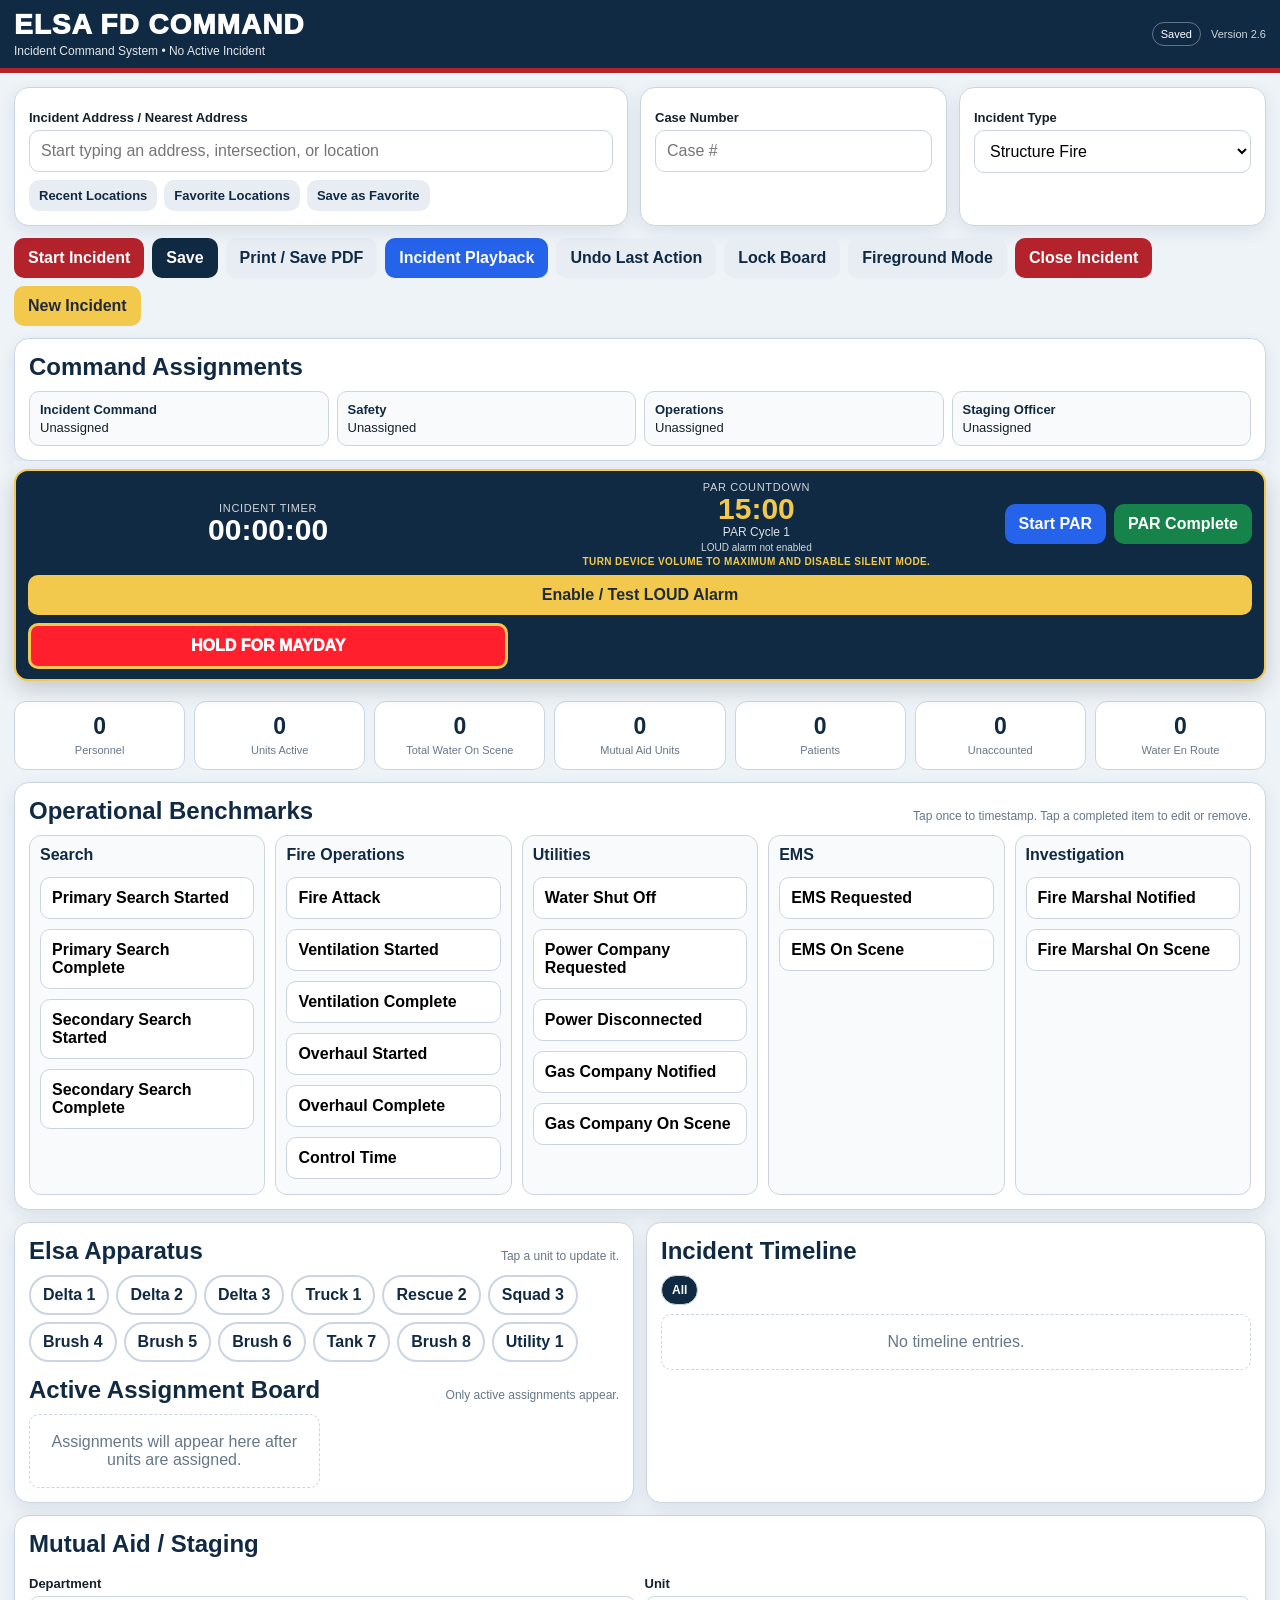
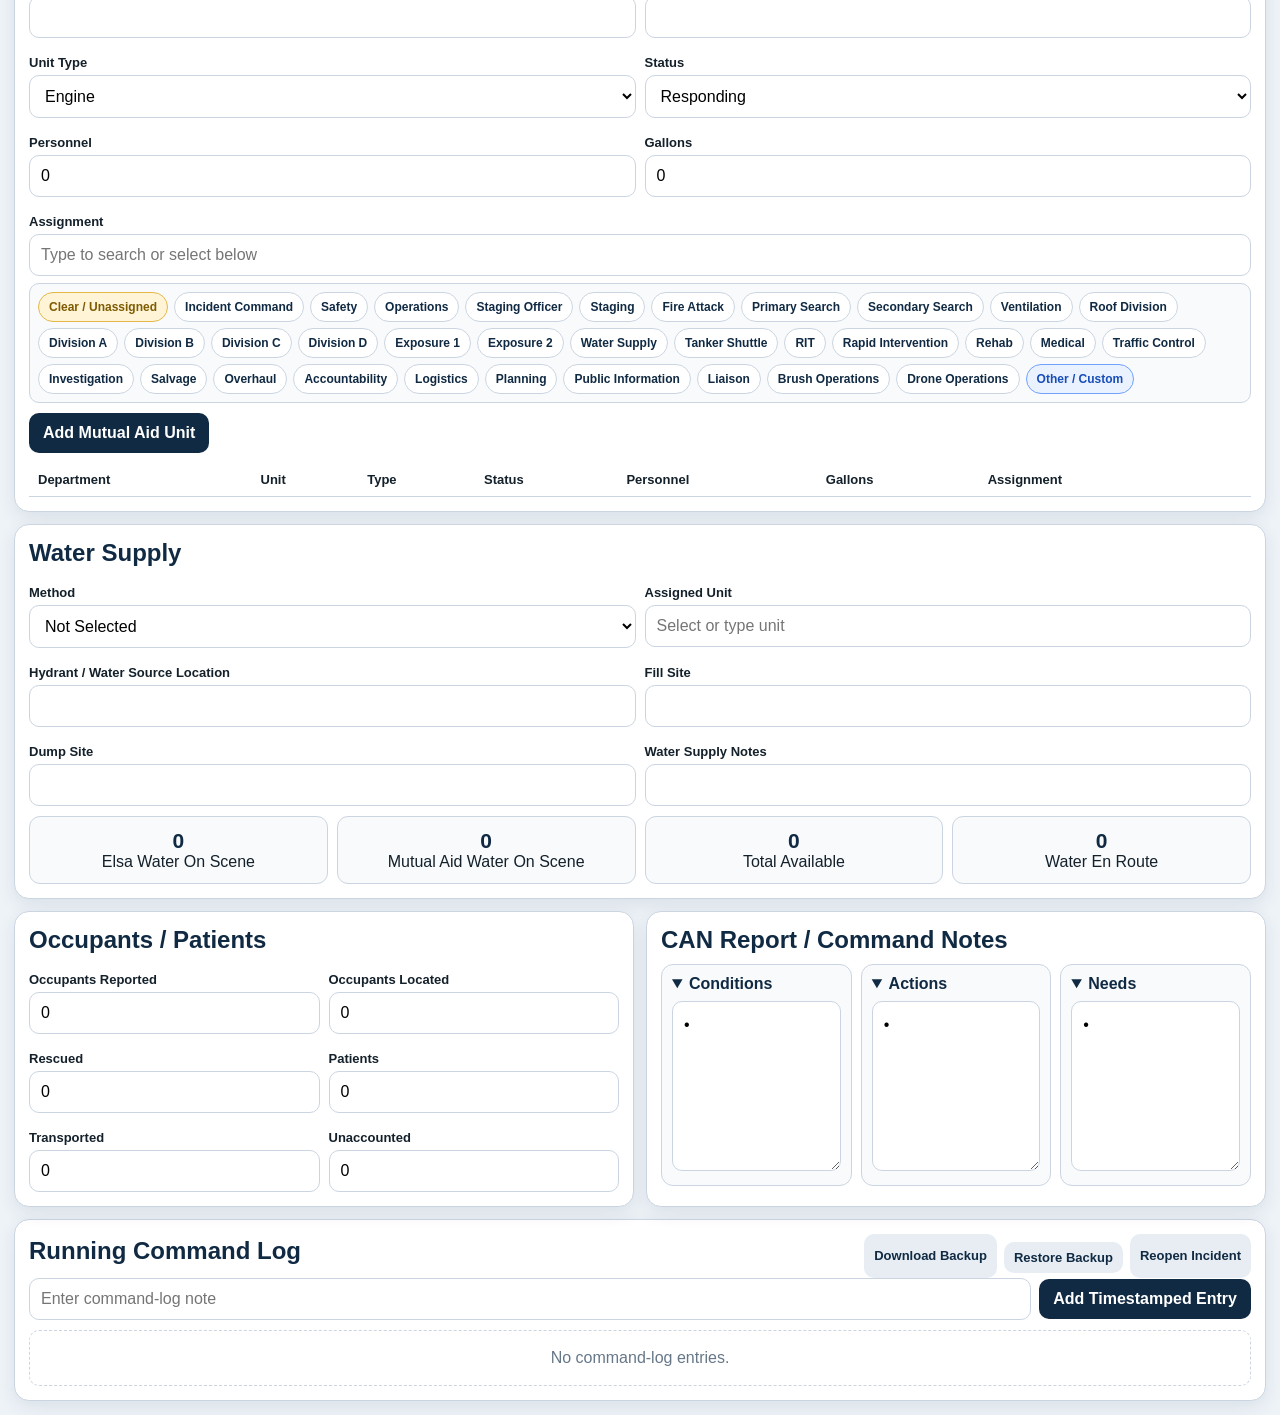
<file: index.html>
<!doctype html>
<html lang="en">
<head>
<meta charset="utf-8">
<meta name="viewport" content="width=device-width,initial-scale=1,viewport-fit=cover">
<meta name="theme-color" content="#102a43">
<meta name="apple-mobile-web-app-capable" content="yes">
<meta name="apple-mobile-web-app-title" content="EFD Command">
<title>Elsa FD Command — Version 2.6</title>
<link rel="stylesheet" href="styles.css?v=260">
</head>
<body>
<header>
  <div class="brand"><div><h1>ELSA FD COMMAND</h1><p id="headerSubtitle">Incident Command System • No Active Incident</p></div></div>
  <div class="header-tools"><span id="saveStatus" class="save-status">Saved</span><div class="version">Version 2.6</div></div>
</header>

<main class="shell">
  <section class="grid top-grid">
    <article class="card smart-address-card">
      <label>Incident Address / Nearest Address</label>
      <input id="address" autocomplete="off" placeholder="Start typing an address, intersection, or location">
      <div id="addressSuggestions" class="address-suggestions hidden"></div>
      <div class="address-tools">
        <button class="btn light small" id="showRecentBtn" type="button">Recent Locations</button>
        <button class="btn light small" id="showFavoritesBtn" type="button">Favorite Locations</button>
        <button class="btn light small" id="saveFavoriteBtn" type="button">Save as Favorite</button>
      </div>
    </article>
    <article class="card"><label>Case Number</label><input id="caseNo" placeholder="Case #"></article>
    <article class="card">
      <label>Incident Type</label>
      <select id="incidentType"><option>Structure Fire</option><option>Brush/Wildland Fire</option><option>MVC</option><option>HazMat</option><option>Search & Rescue</option><option>Other</option></select>
      <input id="otherIncidentType" class="hidden" placeholder="Enter incident type" style="margin-top:8px">
    </article>
  </section>

  <div class="action-bar">
    <button class="btn danger" id="startIncidentBtn">Start Incident</button>
    <button class="btn primary" id="saveBtn">Save</button>
    <button class="btn light" onclick="window.print()">Print / Save PDF</button><button class="btn blue" id="playbackBtn">Incident Playback</button>
    <button class="btn light" id="undoBtn" disabled>Undo Last Action</button>
    <button class="btn light" id="commandLockBtn">Lock Board</button>
    <button class="btn light" id="firegroundModeBtn">Fireground Mode</button>
    <button class="btn danger" id="closeIncidentBtn">Close Incident</button>
    <button class="btn gold" id="newIncidentBtn">New Incident</button>
  </div>

  <section class="card">
    <h2>Command Assignments</h2>
    <div id="commandAssignments" class="command-assignments"></div>
  </section>

  <div class="command-strip">
    <div class="command-strip-inner">
      <div class="timer-block"><small>Incident Timer</small><div class="timer" id="incidentTimer">00:00:00</div></div>
      <div class="timer-block"><small>PAR Countdown</small><div class="timer par-timer" id="parTimer">15:00</div><div class="par-cycle" id="parCycle">PAR Cycle 1</div><div class="par-audio-status" id="parAudioStatus">LOUD alarm not enabled</div><div class="par-volume-note">Turn device volume to maximum and disable Silent Mode.</div></div>
      <button class="btn blue" id="startParBtn">Start PAR</button>
      <button class="btn green" id="completeParBtn">PAR Complete</button>
      <button class="btn gold par-test-btn" id="testParAlarmBtn">Enable / Test LOUD Alarm</button>
      <button class="btn mayday-btn" id="maydayHoldBtn">HOLD FOR MAYDAY</button>
    </div>
  </div>
  <section id="maydayBanner" class="mayday-banner hidden"><div><b>ACTIVE MAYDAY</b><span id="maydaySummary">Awaiting LUNAR information</span></div><div class="mayday-banner-timer" id="maydayTimer">00:00</div><button class="btn light small" id="openMaydayPanelBtn">Open Mayday Panel</button></section>
  <section id="criticalAlertsPanel" class="critical-alerts hidden"><h3>Critical Alerts</h3><div id="criticalAlertsList"></div></section>

  <section class="stats">
    <div class="stat"><b id="mPersonnel">0</b><span>Personnel</span></div>
    <div class="stat"><b id="mUnits">0</b><span>Units Active</span></div>
    <div class="stat"><b id="mWater">0</b><span>Total Water On Scene</span></div>
    <div class="stat"><b id="mMutual">0</b><span>Mutual Aid Units</span></div>
    <div class="stat"><b id="mPatients">0</b><span>Patients</span></div>
    <div class="stat"><b id="mMissing">0</b><span>Unaccounted</span></div>
    <div class="stat"><b id="mWaterEnroute">0</b><span>Water En Route</span></div>
  </section>

  <section class="card">
    <div class="section-heading"><h2>Operational Benchmarks</h2><span class="muted">Tap once to timestamp. Tap a completed item to edit or remove.</span></div>
    <div id="benchmarkGroups" class="benchmark-groups"></div>
  </section>

  <section class="grid two" style="margin-top:12px">
    <article class="card"><div class="section-heading"><h2>Elsa Apparatus</h2><span class="muted">Tap a unit to update it.</span></div><div id="units" class="compact-unit-list"></div><div class="section-heading" style="margin-top:14px"><h2>Active Assignment Board</h2><span class="muted">Only active assignments appear.</span></div><div id="dynamicAssignmentBoard" class="dynamic-assignment-board"></div></article>
    <article class="card"><h2>Incident Timeline</h2>
      <div id="timelineFilters" class="timeline-filters"></div>
      <div id="timeline" class="timeline"></div>
    </article>
  </section>
<section class="card" style="margin-top:12px">
    <h2>Mutual Aid / Staging</h2>
    <div class="form-grid">
      <div><label>Department</label><input id="maDept"></div>
      <div><label>Unit</label><input id="maUnit"></div>
      <div><label>Unit Type</label><select id="maType"><option>Engine</option><option>Truck</option><option>Rescue</option><option>Squad</option><option>Brush</option><option>Tanker</option><option>Command</option><option>Utility</option><option>Ambulance</option><option>Other</option></select></div>
      <div><label>Status</label><select id="maStatus"><option>Responding</option><option>On Scene</option><option>Staged</option><option>Released</option></select></div>
      <div><label>Personnel</label><input id="maPersonnel" type="number" min="0" value="0"></div>
      <div><label>Gallons</label><input id="maGallons" type="number" min="0" value="0"></div>
      <div style="grid-column:1/-1">
      <label>Assignment</label>
      <input id="maAssignment" autocomplete="off" placeholder="Type to search or select below">
      <div id="maAssignmentOptions" class="assignment-picker"></div>
    </div>
    </div>
    <button class="btn primary" id="addMaBtn" style="margin-top:10px">Add Mutual Aid Unit</button>
    <div class="table-wrap" style="margin-top:10px"><table><thead><tr><th>Department</th><th>Unit</th><th>Type</th><th>Status</th><th>Personnel</th><th>Gallons</th><th>Assignment</th><th></th></tr></thead><tbody id="maBody"></tbody></table></div>
  </section>

  <section class="card" style="margin-top:12px">
    <h2>Water Supply</h2>
    <div class="form-grid">
      <div><label>Method</label><select id="waterMethod"><option value="">Not Selected</option><option>Hydrant</option><option>Tanker Shuttle</option></select></div>
      <div><label>Assigned Unit</label><input id="waterUnit" list="waterUnitList" placeholder="Select or type unit"></div>
      <div><label>Hydrant / Water Source Location</label><input id="hydrantLocation"></div>
      <div><label>Fill Site</label><input id="fillSite"></div>
      <div><label>Dump Site</label><input id="dumpSite"></div>
      <div><label>Water Supply Notes</label><input id="waterNotes"></div>
    </div>
    <div class="water-summary">
      <div class="water-box"><b id="elsaWater">0</b><span>Elsa Water On Scene</span></div>
      <div class="water-box"><b id="mutualWater">0</b><span>Mutual Aid Water On Scene</span></div>
      <div class="water-box"><b id="totalWater">0</b><span>Total Available</span></div>
      <div class="water-box"><b id="enrouteWater">0</b><span>Water En Route</span></div>
    </div>
  </section>

  <section class="grid two" style="margin-top:12px">
    <article class="card">
      <h2>Occupants / Patients</h2>
      <div class="form-grid">
        <div><label>Occupants Reported</label><input id="occReported" type="number" min="0" value="0"></div>
        <div><label>Occupants Located</label><input id="occLocated" type="number" min="0" value="0"></div>
        <div><label>Rescued</label><input id="rescued" type="number" min="0" value="0"></div>
        <div><label>Patients</label><input id="patients" type="number" min="0" value="0"></div>
        <div><label>Transported</label><input id="transported" type="number" min="0" value="0"></div>
        <div><label>Unaccounted</label><input id="unaccounted" type="number" min="0" value="0"></div>
      </div>
    </article>
    <article class="card">
      <h2>CAN Report / Command Notes</h2>
      <div class="can-grid">
        <details class="can-block" open><summary>Conditions</summary><textarea id="canConditions" class="bullet-area">• </textarea></details>
        <details class="can-block" open><summary>Actions</summary><textarea id="canActions" class="bullet-area">• </textarea></details>
        <details class="can-block" open><summary>Needs</summary><textarea id="canNeeds" class="bullet-area">• </textarea></details>
      </div>
    </article>
  </section>

  <section class="card" style="margin-top:12px"><div class="section-heading"><h2>Running Command Log</h2><div class="backup-actions"><button class="btn light small" id="downloadBackupBtn">Download Backup</button><label class="btn light small file-label">Restore Backup<input id="restoreBackupInput" type="file" accept=".json,application/json" hidden></label><button class="btn light small" id="reopenIncidentBtn">Reopen Incident</button></div></div>
    <div class="inline"><input id="logInput" placeholder="Enter command-log note"><button class="btn primary" id="addLogBtn">Add Timestamped Entry</button></div>
    <div id="commandLog"></div>
  </section>

  <datalist id="assignmentList"></datalist>
  <datalist id="waterUnitList"></datalist>
</main>



<div id="recoveryModal" class="modal hidden"><div class="modal-box"><h2>Unfinished Incident Found</h2><p>An active incident was saved on this device.</p><div class="modal-actions"><button class="btn light" id="discardRecoveryBtn">Start New Incident</button><button class="btn primary" id="resumeRecoveryBtn">Resume Incident</button></div></div></div>
<div id="maydayConfirmModal" class="modal hidden"><div class="modal-box"><h2>Declare MAYDAY?</h2><p class="mayday-confirm-text">This starts the Mayday timer and pauses the normal PAR alarm.</p><div class="modal-actions"><button class="btn light" id="cancelMaydayBtn">Cancel</button><button class="btn danger" id="confirmMaydayBtn">Declare MAYDAY</button></div></div></div>
<div id="maydayPanelModal" class="modal hidden"><div class="modal-box mayday-panel-box"><div class="section-heading"><h2>MAYDAY / RIT Operations</h2><button class="btn light small" id="closeMaydayPanelBtn">Close</button></div><div class="mayday-panel-timer" id="maydayPanelTimer">00:00</div><div class="form-grid"><div><label>Location</label><input id="maydayLocation"></div><div><label>Unit / Firefighter</label><input id="maydayUnitName"></div><div><label>Assignment</label><input id="maydayAssignment"></div><div><label>Resources Needed</label><input id="maydayResources"></div><div><label>Nature of Emergency</label><input id="maydayNature"></div><div><label>Radio Channel</label><input id="maydayChannel"></div><div><label>Air Remaining</label><input id="maydayAir"></div><div><label>RIT Assigned Unit</label><input id="maydayRitUnit" list="waterUnitList"></div></div><label>Rescue Progress Notes</label><textarea id="maydayNotes"></textarea><div class="mayday-actions"><button class="btn danger" data-mayday-action="RIT Assigned">RIT Assigned</button><button class="btn danger" data-mayday-action="RIT Deployed">RIT Deployed</button><button class="btn danger" data-mayday-action="Firefighter Located">Firefighter Located</button><button class="btn danger" data-mayday-action="Firefighter Removed">Firefighter Removed</button><button class="btn green" id="resolveMaydayBtn">Mayday Resolved</button></div><button class="btn primary full" id="saveMaydayInfoBtn">Save Mayday Information</button></div></div>

<div id="parAlertOverlay" class="par-alert-overlay hidden" role="alertdialog" aria-modal="true" aria-labelledby="parAlertTitle">
  <div class="par-alert-box">
    <div class="par-alert-icon">⚠️</div>
    <h2 id="parAlertTitle">PAR DUE</h2>
    <p>Conduct a Personnel Accountability Report now.</p>
    <button class="btn blue full" id="overlayStartParBtn">Start PAR</button>
  </div>
</div>

<div id="unitModal" class="modal hidden"><div class="modal-box">
  <h2 id="unitModalTitle">Unit</h2>
  <div class="form-grid">
    <div><label>Status</label><select id="unitStatus"><option>Not Responding</option><option>Responding</option><option>On Scene</option><option>Assigned</option><option>Staging</option><option>Rehab</option><option>Available</option><option>Released</option></select></div>
    <div><label>Personnel</label><input id="unitPersonnel" type="number" min="0"></div>
    <div style="grid-column:1/-1">
      <label>Assignment</label>
      <input id="unitAssignment" autocomplete="off" placeholder="Type to search or select below">
      <div id="unitAssignmentOptions" class="assignment-picker"></div>
    </div>
    <div><label>Water Capacity</label><input id="unitWater" type="number" min="0"></div>
    <div><label>PAR Status</label><select id="unitPar"><option>Pending</option><option>PAR Complete</option><option>No Contact</option></select></div>
  </div>
  <div class="modal-actions"><button class="btn light" id="cancelUnitBtn">Cancel</button><button class="btn primary" id="saveUnitBtn">Save Unit</button></div>
</div></div>

<div id="customAssignmentModal" class="modal hidden"><div class="modal-box">
  <h2>Custom Assignment</h2><label>Assignment</label><input id="customAssignmentInput">
  <div class="modal-actions"><button class="btn light" id="cancelCustomBtn">Cancel</button><button class="btn primary" id="saveCustomBtn">Save</button></div>
</div></div>

<div id="benchmarkModal" class="modal hidden"><div class="modal-box">
  <h2 id="benchmarkModalTitle">Benchmark</h2>
  <label>Time</label><input id="benchmarkTime" type="time" step="1">
  <label>Optional Note</label><textarea id="benchmarkNote" placeholder="Optional details, unit, person, company, etc."></textarea>
  <div class="modal-actions"><button class="btn danger" id="removeBenchmarkBtn">Remove</button><button class="btn light" id="cancelBenchmarkBtn">Cancel</button><button class="btn primary" id="saveBenchmarkBtn">Save</button></div>
</div></div>


<div id="fireAttackModal" class="modal hidden"><div class="modal-box">
  <h2>Fire Attack</h2>
  <label>Attack Mode</label>
  <select id="fireAttackMode"><option>Offensive Attack</option><option>Defensive Attack</option></select>
  <div class="modal-actions"><button class="btn light" id="cancelFireAttackBtn">Cancel</button><button class="btn primary" id="saveFireAttackBtn">Save and Timestamp</button></div>
</div></div>

<div id="emsModal" class="modal hidden"><div class="modal-box">
  <h2>EMS On Scene</h2>
  <label>Agency Name</label><input id="emsAgency" placeholder="Example: Skyline EMS">
  <label>Unit Number</label><input id="emsUnitNumber" placeholder="Example: Medic 5">
  <div class="modal-actions"><button class="btn light" id="cancelEmsBtn">Cancel</button><button class="btn primary" id="saveEmsBtn">Save and Timestamp</button></div>
</div></div>

<div id="mutualAidEditModal" class="modal hidden"><div class="modal-box">
  <h2 id="mutualAidEditTitle">Mutual Aid Unit</h2>
  <div class="form-grid">
    <div><label>Status</label><select id="editMaStatus"><option>Responding</option><option>On Scene</option><option>Staged</option><option>Released</option></select></div>
    <div><label>Personnel</label><input id="editMaPersonnel" type="number" min="0"></div>
    <div><label>Gallons</label><input id="editMaGallons" type="number" min="0"></div>
    <div style="grid-column:1/-1">
      <label>Assignment</label>
      <input id="editMaAssignment" autocomplete="off" placeholder="Type to search or select below">
      <div id="editMaAssignmentOptions" class="assignment-picker"></div>
    </div>
  </div>
  <div class="modal-actions"><button class="btn light" id="cancelMaEditBtn">Cancel</button><button class="btn primary" id="saveMaEditBtn">Save Unit</button></div>
</div></div>


<div id="playbackModal" class="modal hidden"><div class="modal-box playback-box">
  <div class="section-heading">
    <h2>Incident Playback</h2>
    <button class="btn light small" id="closePlaybackBtn">Close</button>
  </div>
  <div class="playback-summary">
    <div><b id="playbackElapsed">00:00:00</b><span>Elapsed</span></div>
    <div><b id="playbackPosition">0 / 0</b><span>Event</span></div>
    <div><b id="playbackSpeedLabel">1×</b><span>Speed</span></div>
  </div>
  <div class="playback-controls">
    <button class="btn light" id="playbackBeginningBtn">⏮ Beginning</button>
    <button class="btn light" id="playbackPrevBtn">◀ Previous</button>
    <button class="btn primary" id="playbackPlayBtn">▶ Play</button>
    <button class="btn light" id="playbackNextBtn">Next ▶</button>
    <button class="btn light" id="playbackEndBtn">End ⏭</button>
  </div>
  <div class="playback-speed">
    <label>Playback Speed</label>
    <select id="playbackSpeed"><option value="1">1×</option><option value="2">2×</option><option value="5">5×</option><option value="10">10×</option></select>
  </div>
  <div id="playbackCurrent" class="playback-current empty">No events recorded.</div>
  <div id="playbackEventList" class="playback-list"></div>
</div></div>

<div id="companyModal" class="modal hidden"><div class="modal-box">
  <h2>Power Company Requested</h2><label>Provider</label><select id="powerCompany"><option>AEP</option><option>MVEC</option></select>
  <div class="modal-actions"><button class="btn light" id="cancelCompanyBtn">Cancel</button><button class="btn primary" id="saveCompanyBtn">Save and Timestamp</button></div>
</div></div>

<div id="loadError" class="hidden" style="margin:14px;padding:16px;background:#ffe8ea;border:2px solid #b4232c;border-radius:12px">
<strong>The command board did not finish loading.</strong><br>
Refresh the page. If this message remains, verify that <code>app.js</code> and <code>styles.css</code> were uploaded beside <code>index.html</code>.
</div>
<script src="app.js?v=260" defer></script>
<script>
window.addEventListener("load", function () {
  setTimeout(function () {
    if (!window.EFD_APP_READY) {
      document.getElementById("loadError").classList.remove("hidden");
    }
  }, 1500);
});
</script>
</body>
</html>
</file>
<file: styles.css>
:root{
  --navy:#102a43;--navy2:#183b56;--red:#b4232c;--red2:#8e1821;
  --gold:#f2c94c;--bg:#eef3f8;--card:#fff;--line:#cbd5e1;
  --text:#14212b;--muted:#667788;--green:#16834b;--blue:#2563eb;
  --orange:#d97706;--shadow:0 6px 18px rgba(16,42,67,.09);
}
*{box-sizing:border-box}
html,body{margin:0;min-height:100%;font-family:-apple-system,BlinkMacSystemFont,"Segoe UI",Arial,sans-serif;background:var(--bg);color:var(--text)}
body{padding-bottom:env(safe-area-inset-bottom)}
button,input,select,textarea{font:inherit}
button{cursor:pointer}
.hidden{display:none!important}
header{
  position:sticky;top:0;z-index:60;background:var(--navy);color:#fff;
  border-bottom:5px solid var(--red);padding:10px max(14px,env(safe-area-inset-left));
  display:flex;align-items:center;justify-content:space-between;gap:12px
}
.brand{display:flex;align-items:center;gap:11px;min-width:0}
.brand h1{margin:0;font-size:28px;font-weight:950;letter-spacing:.035em;line-height:1.05}.brand p{margin:5px 0 0;font-size:12px;opacity:.88}
.version{font-size:11px;opacity:.8;white-space:nowrap}
.shell{width:min(1500px,100%);margin:auto;padding:14px}
.card{background:var(--card);border:1px solid var(--line);border-radius:15px;padding:14px;box-shadow:var(--shadow)}
.card h2,.card h3{margin:0 0 10px;color:var(--navy)}
.grid{display:grid;gap:12px}.top-grid{grid-template-columns:2fr 1fr 1fr}.two{grid-template-columns:1fr 1fr}.three{grid-template-columns:repeat(3,1fr)}
.form-grid{display:grid;grid-template-columns:repeat(2,1fr);gap:9px}
label{display:block;font-size:13px;font-weight:800;margin:8px 0 5px}
input,select,textarea{
  width:100%;border:1px solid var(--line);border-radius:10px;background:#fff;
  padding:11px;font-size:16px
}
textarea{min-height:130px;resize:vertical}
input:focus,select:focus,textarea:focus{outline:3px solid rgba(37,99,235,.15);border-color:var(--blue)}
.btn{border:0;border-radius:10px;padding:11px 14px;font-weight:800}
.btn.primary{background:var(--navy);color:#fff}.btn.danger{background:var(--red);color:#fff}
.btn.gold{background:var(--gold);color:#1f2937}.btn.light{background:#e7edf3;color:var(--navy)}
.btn.green{background:var(--green);color:#fff}.btn.blue{background:var(--blue);color:#fff}
.btn.small{padding:8px 10px;font-size:13px}.btn.full{width:100%;margin-top:10px}
.inline{display:flex;gap:8px;align-items:center}.inline>*:first-child{flex:1}
.muted{color:var(--muted);font-size:12px}
.action-bar{display:flex;flex-wrap:wrap;gap:8px;margin:12px 0}
.command-strip{
  position:sticky;top:83px;z-index:50;background:rgba(238,243,248,.96);
  backdrop-filter:blur(10px);padding:8px 0;margin:0 0 12px
}
.command-strip-inner{
  background:var(--navy);color:#fff;border:2px solid var(--gold);border-radius:14px;
  display:grid;grid-template-columns:1fr 1fr auto auto;gap:8px;align-items:center;padding:10px 12px;
  box-shadow:0 8px 22px rgba(0,0,0,.18)
}
.timer-block{text-align:center}.timer-block small{display:block;opacity:.8;font-size:11px;text-transform:uppercase;letter-spacing:.06em}
.timer{font-size:30px;font-weight:900;line-height:1.05;font-variant-numeric:tabular-nums}
.par-timer{color:var(--gold)}.par-due{color:#fff;background:var(--red);border-radius:9px;padding:4px 8px;animation:flash .8s infinite}
@keyframes flash{50%{opacity:.42;transform:scale(1.03)}}
.par-cycle{font-size:12px;text-align:center;opacity:.85}
.stats{display:grid;grid-template-columns:repeat(7,1fr);gap:9px;margin:12px 0}
.stat{background:#fff;border:1px solid var(--line);border-radius:12px;padding:11px;text-align:center}
.stat b{display:block;font-size:23px;color:var(--navy);font-variant-numeric:tabular-nums}.stat span{font-size:11px;color:var(--muted)}
.command-assignments{display:grid;grid-template-columns:repeat(4,1fr);gap:8px}
.assignment-summary{border:1px solid var(--line);border-radius:10px;padding:10px;background:#f8fafc;font-size:13px}
.assignment-summary b{display:block;color:var(--navy);margin-bottom:3px}
.section-heading{display:flex;justify-content:space-between;align-items:center;gap:10px}
.benchmark-groups{display:grid;grid-template-columns:repeat(5,1fr);gap:10px}
.benchmark-group{border:1px solid var(--line);border-radius:12px;padding:10px;background:#f8fafc}
.benchmark-group h4{margin:0 0 8px;color:var(--navy)}
.benchmark-btn{
  width:100%;border:1px solid var(--line);background:#fff;border-radius:10px;
  padding:11px;text-align:left;font-weight:800;margin:5px 0
}
.benchmark-btn.started{background:#eaf1ff;border-color:#70a1ff;color:#174db7}
.benchmark-btn.complete{background:#eaf7ef;border-color:#53ae77;color:#0f6a3b}
.benchmark-btn .stamp{display:block;font-size:11px;font-weight:500;color:var(--muted);margin-top:4px}
.units{display:grid;grid-template-columns:repeat(3,1fr);gap:9px}
.unit-card{border:2px solid #9ca3af;border-radius:13px;padding:11px;background:#f8fafc}
.unit-card h4{margin:0 0 4px}.unit-card p{font-size:13px;margin:3px 0}
.unit-card.Responding{border-color:#60a5fa;background:#eff6ff}.unit-card.OnScene,.unit-card.Assigned{border-color:#22c55e;background:#f0fdf4}
.unit-card.Staging{border-color:#eab308;background:#fefce8}.unit-card.Rehab{border-color:#f97316;background:#fff7ed}.unit-card.Released{opacity:.58}
.table-wrap{overflow:auto}table{width:100%;border-collapse:collapse;min-width:780px}th,td{border-bottom:1px solid var(--line);padding:9px;text-align:left;font-size:13px}
.water-summary{display:grid;grid-template-columns:repeat(4,1fr);gap:9px;margin-top:10px}
.water-box{border:1px solid var(--line);border-radius:11px;padding:12px;text-align:center;background:#f8fafc}
.water-box b{display:block;font-size:21px;color:var(--navy)}
.timeline-filters{display:flex;gap:7px;flex-wrap:wrap;margin-bottom:9px}.filter-btn{border:1px solid var(--line);background:#fff;border-radius:999px;padding:7px 10px;font-weight:750;font-size:12px}
.filter-btn.active{background:var(--navy);color:#fff}
.timeline{display:grid;gap:7px}.timeline-entry{border-left:4px solid var(--navy);background:#f8fafc;padding:9px 11px;border-radius:0 10px 10px 0}
.timeline-entry time{display:block;font-size:11px;color:var(--muted);margin-top:3px}.timeline-actions{float:right;display:flex;gap:4px}
.can-grid{display:grid;grid-template-columns:repeat(3,1fr);gap:9px}.can-block{border:1px solid var(--line);border-radius:12px;background:#f8fafc;padding:10px}
.can-block summary{font-weight:900;color:var(--navy);cursor:pointer;margin-bottom:8px}.bullet-area{min-height:170px;line-height:1.5}
.log-entry{display:grid;grid-template-columns:100px 1fr;gap:10px;border-bottom:1px solid var(--line);padding:8px 0;font-size:13px}
.modal{position:fixed;inset:0;z-index:100;background:rgba(3,18,31,.7);display:flex;align-items:center;justify-content:center;padding:18px}
.modal-box{width:min(570px,100%);max-height:92vh;overflow:auto;background:#fff;border-radius:16px;padding:18px}
.modal-box h2{margin:0 0 10px}.modal-actions{display:flex;gap:8px;justify-content:flex-end;margin-top:12px}
.search-results{border:1px solid var(--line);border-radius:10px;max-height:240px;overflow:auto;margin-top:7px;background:#fff}
.search-option{padding:10px;border-bottom:1px solid var(--line);cursor:pointer}.search-option:last-child{border-bottom:0}.search-option:hover{background:#eef3f8}
.empty{padding:18px;text-align:center;color:var(--muted);border:1px dashed var(--line);border-radius:10px}
@media(max-width:1150px){.benchmark-groups{grid-template-columns:repeat(3,1fr)}.stats{grid-template-columns:repeat(4,1fr)}.command-assignments{grid-template-columns:repeat(2,1fr)}}
@media(max-width:820px){
  header{top:0}.command-strip{top:83px}.top-grid,.two,.three{grid-template-columns:1fr}.benchmark-groups{grid-template-columns:repeat(2,1fr)}
  .units{grid-template-columns:repeat(2,1fr)}.water-summary{grid-template-columns:repeat(2,1fr)}.can-grid{grid-template-columns:1fr}.form-grid{grid-template-columns:1fr}
  .command-strip-inner{grid-template-columns:1fr 1fr}.command-strip-inner .btn{min-height:44px}.stats{grid-template-columns:repeat(3,1fr)}
}
@media(max-width:520px){
  .shell{padding:10px}.brand h1{font-size:22px}.version{display:none}.command-strip{top:73px}
  .timer{font-size:24px}.stats{grid-template-columns:repeat(2,1fr)}.benchmark-groups,.units{grid-template-columns:1fr}
  .command-assignments{grid-template-columns:1fr}.water-summary{grid-template-columns:1fr 1fr}
}
@media print{
  header,.command-strip,.action-bar,.btn,.modal,.timeline-actions{display:none!important}
  body{background:#fff}.shell{width:100%;padding:0}.card,.stat{box-shadow:none}.benchmark-groups{grid-template-columns:repeat(3,1fr)}
}
.board-count{font-size:.8em;color:var(--muted)}
.resource-board{display:grid;gap:8px}
.resource-board-card{border:1px solid var(--line);border-radius:11px;padding:10px;background:#f8fafc;display:grid;grid-template-columns:1fr auto;gap:8px;align-items:center}
.resource-board-card b{display:block;color:var(--navy)}
.resource-board-card .meta{font-size:12px;color:var(--muted);margin-top:3px}
.quick-actions{display:flex;gap:6px;flex-wrap:wrap;justify-content:flex-end}
.last-updated{font-size:11px;color:var(--muted);margin-top:5px}
.alarm-escalated{animation:stripFlash .55s infinite!important;background:var(--red)!important}
@keyframes stripFlash{50%{background:#ff1f2d!important;box-shadow:0 0 24px rgba(255,31,45,.75)}}

.smart-address-card{position:relative}
.address-tools{display:flex;gap:7px;flex-wrap:wrap;margin-top:8px}
.address-suggestions{position:absolute;z-index:80;left:14px;right:14px;top:82px;background:#fff;border:1px solid var(--line);border-radius:11px;box-shadow:0 10px 28px rgba(16,42,67,.18);max-height:290px;overflow:auto}
.address-group-title{padding:9px 11px 5px;font-size:11px;font-weight:900;color:var(--muted);text-transform:uppercase;letter-spacing:.06em;background:#f8fafc}
.address-option{padding:11px;border-top:1px solid var(--line);cursor:pointer}
.address-option:hover,.address-option:focus{background:#eef3f8}
.address-option b{display:block;color:var(--navy)}
.address-option span{font-size:12px;color:var(--muted)}
.playback-box{width:min(760px,100%)}
.playback-summary{display:grid;grid-template-columns:repeat(3,1fr);gap:8px;margin:10px 0}
.playback-summary div{text-align:center;border:1px solid var(--line);border-radius:11px;padding:10px;background:#f8fafc}
.playback-summary b{display:block;font-size:20px;color:var(--navy)}
.playback-summary span{font-size:11px;color:var(--muted)}
.playback-controls{display:flex;gap:7px;flex-wrap:wrap;margin:10px 0}
.playback-speed{max-width:180px;margin:10px 0}
.playback-current{border:2px solid var(--navy);background:#f8fafc;padding:18px;border-radius:13px;margin:12px 0;text-align:center}
.playback-current .event-time{font-size:26px;font-weight:900;color:var(--navy)}
.playback-current .event-name{font-size:20px;font-weight:850;margin:6px 0}
.playback-current .event-note{color:var(--muted)}
.playback-list{display:grid;gap:7px;max-height:330px;overflow:auto}
.playback-item{border-left:5px solid var(--navy);padding:9px 11px;background:#f8fafc;border-radius:0 10px 10px 0;cursor:pointer}
.playback-item.active{background:#eaf1ff;border-left-color:var(--blue)}
.playback-item.fire{border-left-color:var(--red)}
.playback-item.accountability{border-left-color:var(--green)}
.playback-item.utilities{border-left-color:var(--orange)}
.playback-item.ems{border-left-color:#7c3aed}
.playback-item.resources{border-left-color:var(--blue)}
.playback-item time{display:block;font-size:11px;color:var(--muted);margin-top:3px}
@media(max-width:520px){.playback-summary{grid-template-columns:1fr}.playback-controls .btn{flex:1 1 45%}.address-suggestions{left:10px;right:10px}}

.assignment-picker{
  display:flex;flex-wrap:wrap;gap:6px;margin-top:7px;max-height:190px;overflow:auto;
  border:1px solid var(--line);border-radius:10px;padding:8px;background:#f8fafc
}
.assignment-choice{
  border:1px solid var(--line);border-radius:999px;background:#fff;color:var(--navy);
  padding:7px 10px;font-size:12px;font-weight:800
}
.assignment-choice:hover,.assignment-choice.selected{background:var(--navy);color:#fff;border-color:var(--navy)}
.assignment-choice.clear{background:#fff4d6;color:#7e5b00;border-color:#e4b747}
.assignment-choice.custom{background:#eaf1ff;color:#174db7;border-color:#70a1ff}

.par-test-btn{grid-column:1/-1}
.par-audio-status{font-size:10px;opacity:.82;margin-top:3px}
.par-alert-overlay{position:fixed;inset:0;z-index:250;background:rgba(180,35,44,.94);display:flex;align-items:center;justify-content:center;padding:20px;animation:parOverlayFlash .55s infinite}
.par-alert-box{width:min(520px,100%);background:#fff;border:6px solid var(--gold);border-radius:20px;padding:28px;text-align:center;box-shadow:0 20px 70px rgba(0,0,0,.45)}
.par-alert-icon{font-size:58px}.par-alert-box h2{font-size:48px;margin:4px 0;color:var(--red)}.par-alert-box p{font-size:20px;font-weight:800}
@keyframes parOverlayFlash{50%{background:rgba(255,31,45,.98)}}
@media(max-width:820px){.par-test-btn{grid-column:auto}}

.par-volume-note{font-size:10px;font-weight:800;color:var(--gold);margin-top:3px;text-transform:uppercase;letter-spacing:.04em}

.header-tools{display:flex;align-items:center;gap:10px}.save-status{font-size:11px;border:1px solid rgba(255,255,255,.35);border-radius:999px;padding:5px 8px}.save-status.saving{background:var(--gold);color:#111}.save-status.saved{background:rgba(22,131,75,.28)}
.mayday-btn{background:#ff1f2d;color:#fff;border:3px solid var(--gold);font-weight:950}.mayday-holding{animation:maydayHoldPulse .35s infinite}@keyframes maydayHoldPulse{50%{transform:scale(1.04);background:#7f0008}}
.mayday-banner{position:sticky;top:164px;z-index:49;margin:8px 0;background:var(--red);color:#fff;border:3px solid var(--gold);border-radius:13px;padding:10px 12px;display:grid;grid-template-columns:1fr auto auto;gap:10px;align-items:center}.mayday-banner b{display:block;font-size:18px}.mayday-banner span{font-size:12px}.mayday-banner-timer{font-size:25px;font-weight:950}
.critical-alerts{border:3px solid var(--red);background:#fff1f2;border-radius:13px;padding:11px;margin:10px 0}.critical-alerts h3{margin:0 0 7px;color:var(--red)}.critical-alert-item{padding:8px;border-bottom:1px solid #fecdd3;font-weight:800}
.compact-unit-list{display:flex;flex-wrap:wrap;gap:7px}.compact-unit-button{border:2px solid var(--line);background:#fff;border-radius:999px;padding:9px 12px;font-weight:850;color:var(--navy)}.compact-unit-button.active{border-color:var(--green);background:#f0fdf4}.compact-unit-button.responding{border-color:#60a5fa;background:#eff6ff}.compact-unit-button.staging{border-color:#eab308;background:#fefce8}.compact-unit-button.rehab{border-color:#f97316;background:#fff7ed}.compact-unit-button.no-contact{border-color:var(--red);background:#fff1f2;color:var(--red)}
.dynamic-assignment-board{display:grid;grid-template-columns:repeat(2,1fr);gap:9px}.assignment-group{border:1px solid var(--line);border-radius:12px;background:#f8fafc;padding:10px}.assignment-group h4{margin:0 0 8px;color:var(--navy);display:flex;justify-content:space-between;gap:8px}.assignment-group h4 span{font-size:12px;color:var(--muted)}.assignment-group-unit{display:flex;justify-content:space-between;gap:8px;align-items:center;border-top:1px solid var(--line);padding:8px 0}
.board-locked input,.board-locked select,.board-locked textarea{pointer-events:none;opacity:.7}.board-locked .btn:not(#commandLockBtn):not(#startParBtn):not(#completeParBtn):not(#maydayHoldBtn):not(#openMaydayPanelBtn){pointer-events:none;opacity:.6}.fireground-mode{font-size:18px}.fireground-mode .btn{min-height:54px;font-size:17px}.fireground-mode input,.fireground-mode select,.fireground-mode textarea{font-size:19px;padding:14px}.fireground-mode .compact-unit-button{padding:13px 16px;font-size:17px}.fireground-mode .benchmark-btn{padding:17px;font-size:17px}
.file-label{display:inline-flex;align-items:center}.backup-actions{display:flex;gap:7px;flex-wrap:wrap}.mayday-confirm-text{font-weight:800;color:var(--red)}.mayday-panel-box{width:min(760px,100%)}.mayday-panel-timer{text-align:center;font-size:38px;font-weight:950;color:var(--red);margin:8px 0}.mayday-actions{display:grid;grid-template-columns:repeat(3,1fr);gap:8px;margin-top:10px}
@media(max-width:820px){.dynamic-assignment-board{grid-template-columns:1fr}.mayday-banner{top:154px;grid-template-columns:1fr auto}.mayday-banner .btn{grid-column:1/-1}.mayday-actions{grid-template-columns:1fr 1fr}}@media(max-width:520px){.save-status{display:none}.mayday-actions{grid-template-columns:1fr}.backup-actions{width:100%}}
</file>
